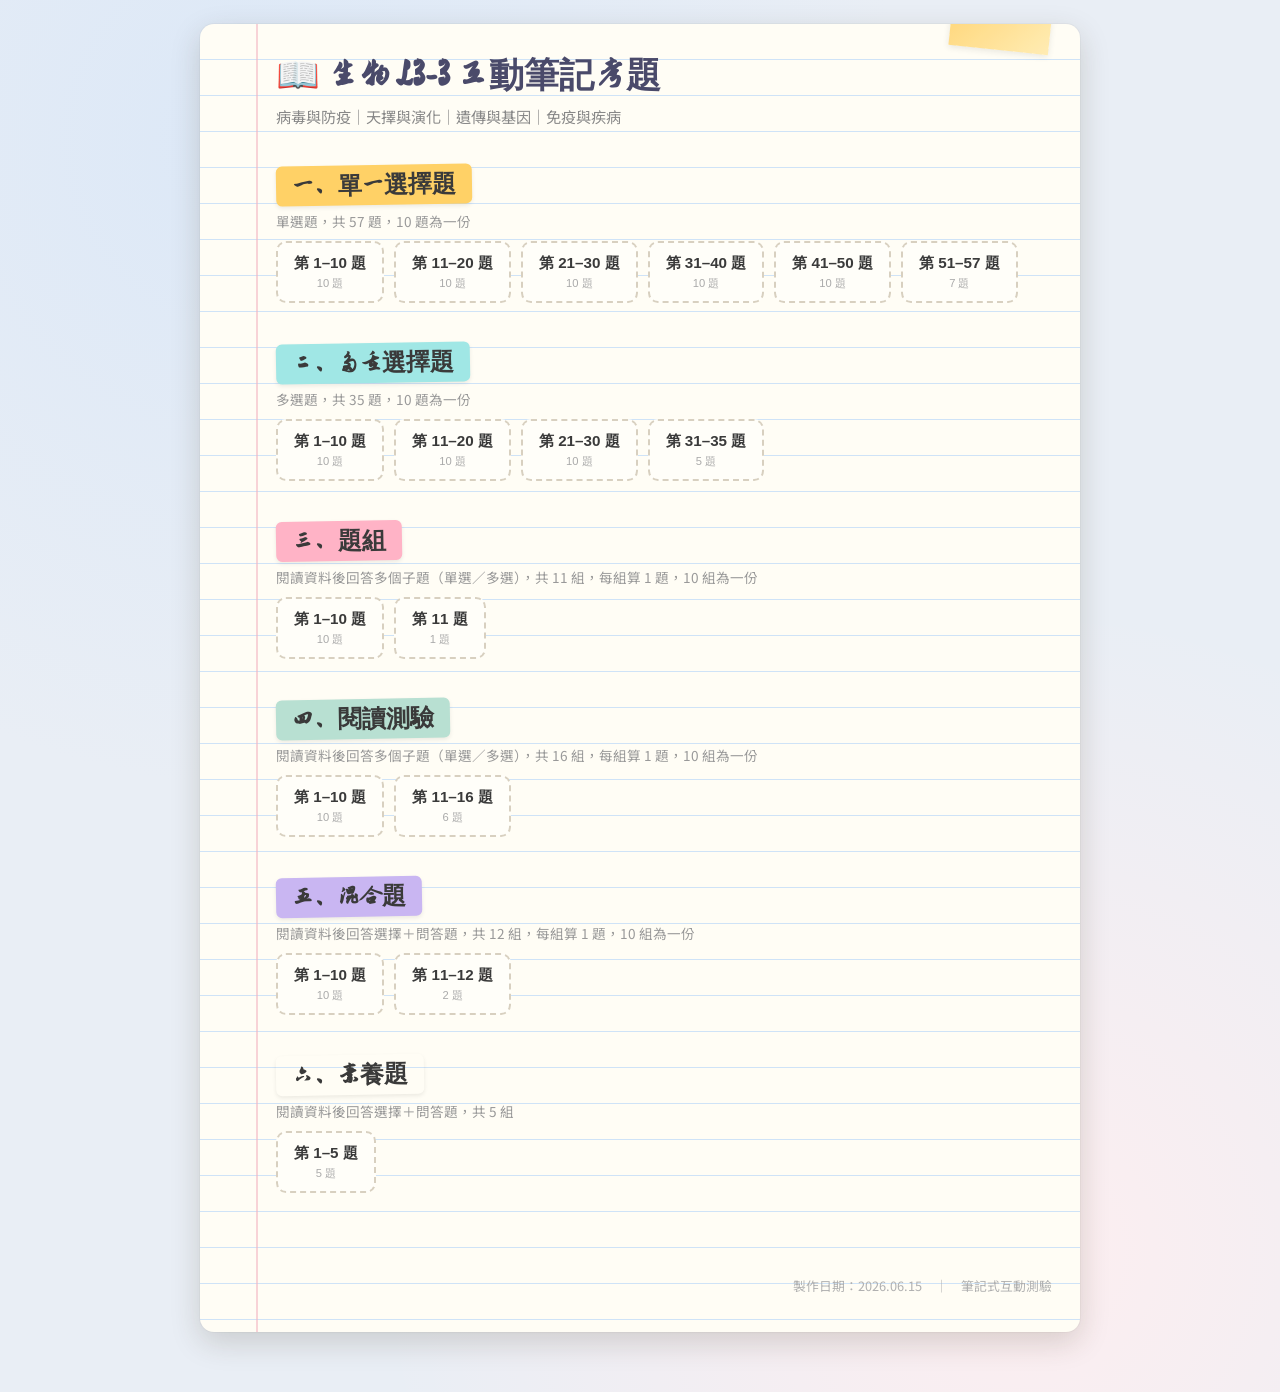
<file: bio-l3-3/index.html>
<!DOCTYPE html>
<html lang="zh-Hant">
<head>
<meta charset="UTF-8">
<meta name="viewport" content="width=device-width, initial-scale=1.0">
<title>生物 L3-3 互動筆記考題</title>
<link rel="preconnect" href="https://fonts.googleapis.com">
<link rel="preconnect" href="https://fonts.gstatic.com" crossorigin>
<link href="https://fonts.googleapis.com/css2?family=Zhi+Mang+Xing&family=Noto+Sans+TC:wght@400;500;700;900&display=swap" rel="stylesheet">
<link rel="stylesheet" href="style.css">
</head>
<body>
<div class="notebook">
  <header class="notebook-header">
    <div class="cover-tape"></div>
    <h1>📖 生物 L3-3 互動筆記考題</h1>
    <p class="subtitle">病毒與防疫｜天擇與演化｜遺傳與基因｜免疫與疾病</p>
  </header>

  <main id="app"></main>

  <footer class="notebook-footer">
    <p>製作日期：2026.06.15　｜　筆記式互動測驗</p>
  </footer>
</div>

<script src="data.js"></script>
<script src="app.js"></script>
</body>
</html>
</file>
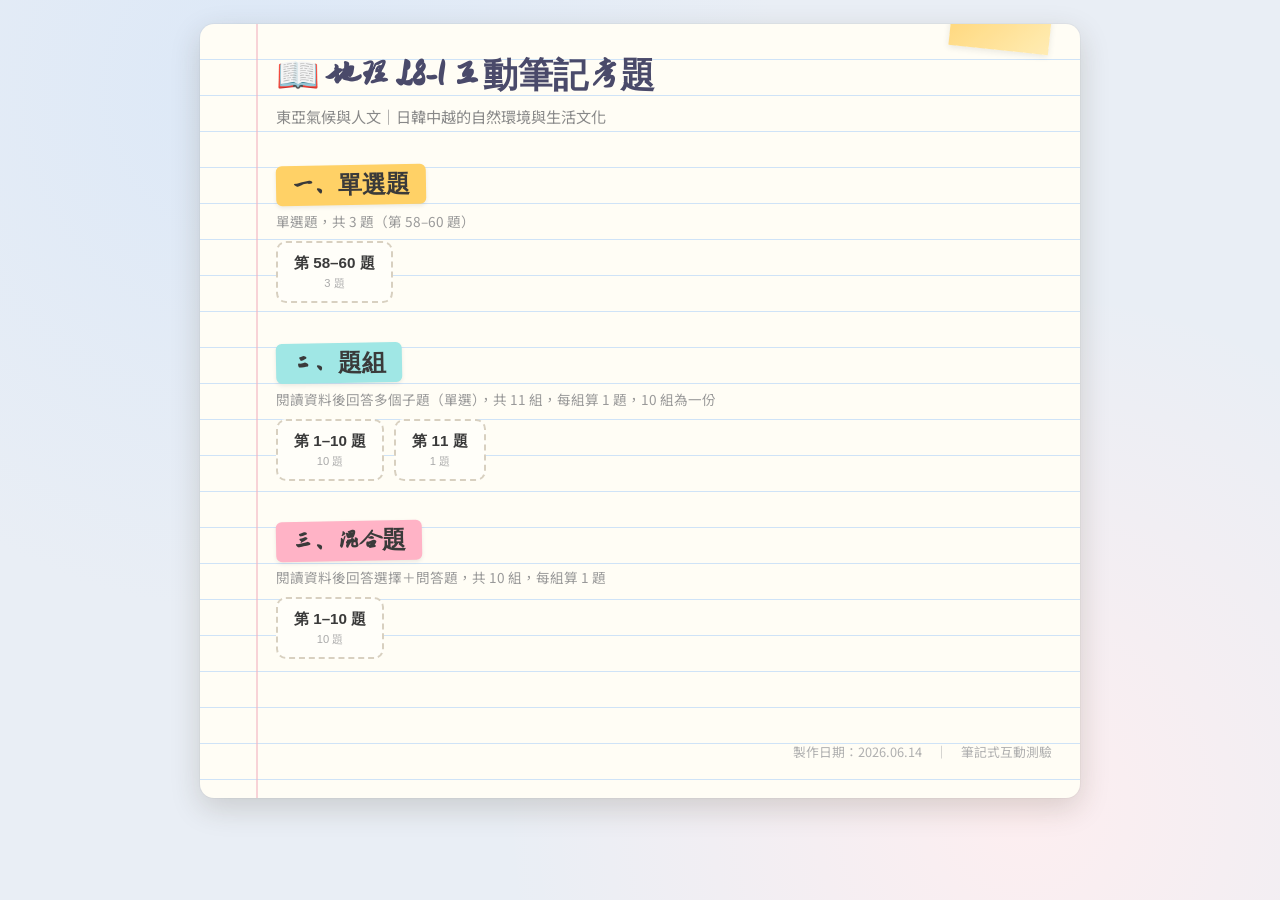
<file: geo-l8-1/index.html>
<!DOCTYPE html>
<html lang="zh-Hant">
<head>
<meta charset="UTF-8">
<meta name="viewport" content="width=device-width, initial-scale=1.0">
<title>地理 L8-1 互動筆記考題</title>
<link rel="preconnect" href="https://fonts.googleapis.com">
<link rel="preconnect" href="https://fonts.gstatic.com" crossorigin>
<link href="https://fonts.googleapis.com/css2?family=Zhi+Mang+Xing&family=Noto+Sans+TC:wght@400;500;700;900&display=swap" rel="stylesheet">
<link rel="stylesheet" href="style.css">
</head>
<body>
<div class="notebook">
  <header class="notebook-header">
    <div class="cover-tape"></div>
    <h1>📖 地理 L8-1 互動筆記考題</h1>
    <p class="subtitle">東亞氣候與人文｜日韓中越的自然環境與生活文化</p>
  </header>

  <main id="app"></main>

  <footer class="notebook-footer">
    <p>製作日期：2026.06.14　｜　筆記式互動測驗</p>
  </footer>
</div>

<script src="data.js"></script>
<script src="app.js"></script>
</body>
</html>
</file>
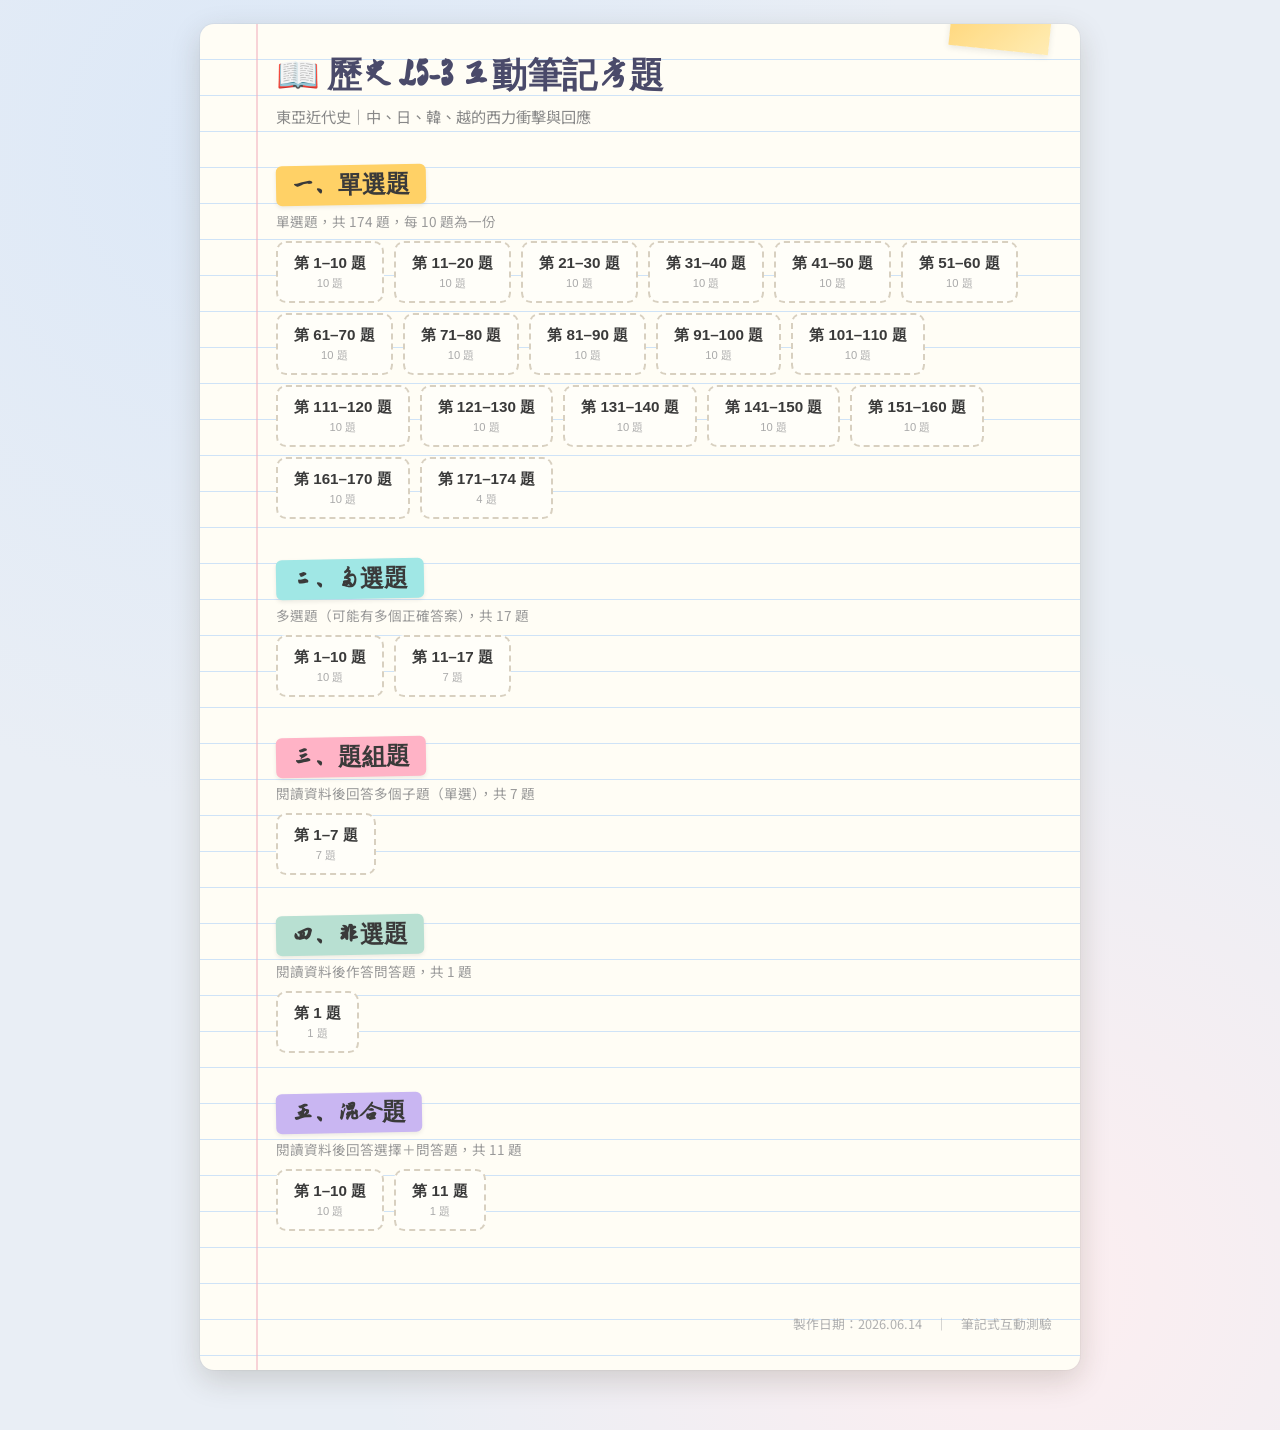
<file: quiz/index.html>
<!DOCTYPE html>
<html lang="zh-Hant">
<head>
<meta charset="UTF-8">
<meta name="viewport" content="width=device-width, initial-scale=1.0">
<title>歷史 L5-3 互動筆記考題</title>
<link rel="preconnect" href="https://fonts.googleapis.com">
<link rel="preconnect" href="https://fonts.gstatic.com" crossorigin>
<link href="https://fonts.googleapis.com/css2?family=Zhi+Mang+Xing&family=Noto+Sans+TC:wght@400;500;700;900&display=swap" rel="stylesheet">
<link rel="stylesheet" href="style.css">
</head>
<body>
<div class="notebook">
  <header class="notebook-header">
    <div class="cover-tape"></div>
    <h1>📖 歷史 L5-3 互動筆記考題</h1>
    <p class="subtitle">東亞近代史｜中、日、韓、越的西力衝擊與回應</p>
  </header>

  <main id="app"></main>

  <footer class="notebook-footer">
    <p>製作日期：2026.06.14　｜　筆記式互動測驗</p>
  </footer>
</div>

<script src="data.js"></script>
<script src="app.js"></script>
</body>
</html>
</file>
<file: bio-l3-3/style.css>
:root {
  --paper: #fffdf5;
  --line: #cfe3f7;
  --margin-line: #f4b8c4;
  --ink: #3a3a3a;
  --accent1: #ffd166; /* yellow highlighter */
  --accent2: #a0e7e5; /* mint */
  --accent3: #ffb3c6; /* pink */
  --accent4: #b8e0d2; /* sage */
  --accent5: #c9b6f2; /* lavender */
  --correct: #6fcf97;
  --wrong: #f4845f;
  --shadow: rgba(60, 50, 30, 0.18);
}

* { box-sizing: border-box; }

body {
  margin: 0;
  padding: 24px 12px 60px;
  font-family: 'Noto Sans TC', sans-serif;
  background: #e9eef5;
  background-image:
    radial-gradient(circle at 20% 10%, #dce8f7 0%, transparent 40%),
    radial-gradient(circle at 80% 90%, #fdeef0 0%, transparent 40%);
  color: var(--ink);
  min-height: 100vh;
}

.notebook {
  max-width: 880px;
  margin: 0 auto;
  background: var(--paper);
  border-radius: 14px;
  box-shadow: 0 10px 30px var(--shadow), 0 0 0 1px rgba(0,0,0,0.03);
  position: relative;
  overflow: hidden;
  background-image: repeating-linear-gradient(
    to bottom,
    transparent 0px,
    transparent 35px,
    var(--line) 35px,
    var(--line) 36px
  );
}

.notebook::before {
  content: "";
  position: absolute;
  top: 0; bottom: 0; left: 56px;
  width: 2px;
  background: var(--margin-line);
  opacity: 0.6;
  z-index: 0;
}

.notebook-header {
  position: relative;
  padding: 28px 28px 18px 76px;
  z-index: 1;
}

.cover-tape {
  position: absolute;
  top: -10px; right: 30px;
  width: 100px; height: 36px;
  background: linear-gradient(135deg, var(--accent1), #ffe9a8);
  opacity: 0.85;
  transform: rotate(6deg);
  box-shadow: 0 2px 6px rgba(0,0,0,0.1);
}

.notebook-header h1 {
  font-family: 'Zhi Mang Xing', cursive;
  font-size: 2.2rem;
  margin: 0 0 6px;
  color: #4a4a6a;
}

.subtitle {
  margin: 0;
  font-size: 0.95rem;
  color: #888;
}

main#app {
  position: relative;
  z-index: 1;
  padding: 8px 28px 28px 76px;
}

.notebook-footer {
  position: relative;
  z-index: 1;
  padding: 14px 28px 24px 76px;
  font-size: 0.8rem;
  color: #b0b0b0;
  text-align: right;
}

/* ===== Home Screen ===== */
.section-block {
  margin-bottom: 28px;
  padding-top: 12px;
}

.section-title {
  font-family: 'Zhi Mang Xing', cursive;
  font-size: 1.5rem;
  display: inline-block;
  padding: 4px 16px;
  border-radius: 6px;
  margin: 0 0 12px;
  transform: rotate(-1deg);
  box-shadow: 0 2px 4px rgba(0,0,0,0.08);
}

.section-block:nth-child(1) .section-title { background: var(--accent1); }
.section-block:nth-child(2) .section-title { background: var(--accent2); }
.section-block:nth-child(3) .section-title { background: var(--accent3); }
.section-block:nth-child(4) .section-title { background: var(--accent4); }
.section-block:nth-child(5) .section-title { background: var(--accent5); }

.section-desc {
  font-size: 0.85rem;
  color: #999;
  margin: -6px 0 10px;
}

.chip-grid {
  display: flex;
  flex-wrap: wrap;
  gap: 10px;
}

.chip {
  border: 2px dashed #d8d0c0;
  background: #fffef9;
  border-radius: 10px;
  padding: 10px 16px;
  cursor: pointer;
  font-size: 0.95rem;
  font-weight: 700;
  color: var(--ink);
  transition: transform 0.12s ease, box-shadow 0.12s ease, background 0.12s ease;
  text-align: center;
}

.chip:hover {
  transform: translateY(-3px) rotate(-1deg);
  box-shadow: 0 4px 10px var(--shadow);
  background: #fff8e8;
}

.chip .chip-sub {
  display: block;
  font-size: 0.7rem;
  font-weight: 400;
  color: #aaa;
  margin-top: 2px;
}

/* ===== Quiz Screen ===== */
.quiz-header {
  display: flex;
  align-items: center;
  justify-content: space-between;
  margin-bottom: 16px;
  flex-wrap: wrap;
  gap: 8px;
}

.back-btn, .nav-btn, .reveal-btn, .check-btn, .reset-btn {
  font-family: 'Noto Sans TC', sans-serif;
  border: none;
  border-radius: 8px;
  padding: 8px 16px;
  font-weight: 700;
  cursor: pointer;
  font-size: 0.9rem;
  transition: transform 0.1s ease, opacity 0.1s ease;
}

.back-btn { background: #eee; color: #555; }
.nav-btn { background: var(--accent5); color: #3a3a3a; }
.reveal-btn { background: var(--accent1); color: #5a4a00; }
.check-btn { background: var(--accent4); color: #1f4f3a; }
.reset-btn { background: #f1f1f1; color: #777; }

.back-btn:hover, .nav-btn:hover, .reveal-btn:hover, .check-btn:hover, .reset-btn:hover {
  transform: translateY(-2px);
}

.quiz-title {
  font-family: 'Zhi Mang Xing', cursive;
  font-size: 1.4rem;
  color: #4a4a6a;
}

.score-board {
  background: var(--accent2);
  border-radius: 10px;
  padding: 14px 18px;
  margin-bottom: 18px;
  font-weight: 700;
  text-align: center;
  font-size: 1.05rem;
  box-shadow: 0 2px 6px var(--shadow);
}

/* Question Card */
.qcard {
  background: #fffef9;
  border: 1px solid #ece3d0;
  border-radius: 12px;
  padding: 18px 20px;
  margin-bottom: 22px;
  box-shadow: 1px 3px 8px var(--shadow);
  position: relative;
}

.qcard::before {
  content: "";
  position: absolute;
  top: -8px; left: 18px;
  width: 50px; height: 18px;
  background: rgba(255, 209, 102, 0.6);
  transform: rotate(-3deg);
  border-radius: 2px;
}

.qnum {
  font-weight: 900;
  color: #6a5acd;
  margin-right: 6px;
}

.qstem {
  margin: 6px 0 14px;
  line-height: 1.85;
  font-size: 1rem;
  white-space: pre-wrap;
}

.passage-box {
  background: #f6f1e7;
  border-left: 4px solid var(--accent3);
  border-radius: 6px;
  padding: 12px 14px;
  margin: 8px 0 16px;
  font-size: 0.93rem;
  line-height: 1.8;
  white-space: pre-wrap;
  color: #555;
}

.figure-note {
  display: inline-block;
  background: #eee;
  border: 1px dashed #ccc;
  border-radius: 6px;
  padding: 2px 8px;
  font-size: 0.8rem;
  color: #999;
  margin: 4px 0;
}

.options {
  display: flex;
  flex-direction: column;
  gap: 8px;
  margin-bottom: 8px;
}

.option {
  display: flex;
  align-items: flex-start;
  gap: 10px;
  padding: 10px 14px;
  border: 2px solid #eee;
  border-radius: 8px;
  cursor: pointer;
  transition: background 0.12s ease, border-color 0.12s ease;
  line-height: 1.6;
}

.option:hover {
  border-color: var(--accent5);
  background: #faf8ff;
}

.option.selected {
  border-color: var(--accent5);
  background: #f1ecff;
}

.option.correct {
  border-color: var(--correct);
  background: #e6f7ec;
}

.option.wrong {
  border-color: var(--wrong);
  background: #fdece4;
}

.option.disabled {
  cursor: default;
}

.option-label {
  font-weight: 700;
  flex-shrink: 0;
  width: 22px;
  height: 22px;
  border-radius: 50%;
  border: 2px solid #ccc;
  display: flex;
  align-items: center;
  justify-content: center;
  font-size: 0.8rem;
}

.option.selected .option-label { background: var(--accent5); border-color: var(--accent5); }
.option.correct .option-label { background: var(--correct); border-color: var(--correct); color: #fff; }
.option.wrong .option-label { background: var(--wrong); border-color: var(--wrong); color: #fff; }

.subq-block {
  margin: 14px 0;
  padding-top: 10px;
  border-top: 1px dashed #eee;
}

.subq-label {
  font-weight: 900;
  color: #e08e45;
  margin-right: 4px;
}

textarea.answer-input {
  width: 100%;
  min-height: 70px;
  border: 2px solid #eee;
  border-radius: 8px;
  padding: 10px;
  font-family: 'Noto Sans TC', sans-serif;
  font-size: 0.95rem;
  resize: vertical;
  margin-top: 4px;
  background: #fffef9;
}

textarea.answer-input:focus {
  outline: none;
  border-color: var(--accent5);
}

.ref-answer {
  margin-top: 10px;
  background: #eaf6ec;
  border-left: 4px solid var(--correct);
  border-radius: 6px;
  padding: 10px 14px;
  font-size: 0.92rem;
  line-height: 1.75;
  white-space: pre-wrap;
}

.rubric {
  margin-top: 6px;
  font-size: 0.85rem;
  color: #888;
  white-space: pre-wrap;
  line-height: 1.7;
}

.explanation {
  margin-top: 12px;
  background: #fff7e0;
  border-left: 4px solid var(--accent1);
  border-radius: 6px;
  padding: 10px 14px;
  font-size: 0.9rem;
  line-height: 1.8;
  white-space: pre-wrap;
  color: #6b5d33;
  display: none;
}

.explanation.show { display: block; }

.qcard-actions {
  display: flex;
  gap: 10px;
  flex-wrap: wrap;
  margin-top: 10px;
}

.feedback-icon {
  font-weight: 900;
  margin-left: 6px;
}

.feedback-icon.correct { color: var(--correct); }
.feedback-icon.wrong { color: var(--wrong); }

.bottom-nav {
  display: flex;
  justify-content: space-between;
  margin-top: 20px;
}

@media (max-width: 600px) {
  .notebook::before { left: 36px; }
  .notebook-header, main#app, .notebook-footer { padding-left: 46px; }
  .notebook-header h1 { font-size: 1.6rem; }
}
</file>
<file: geo-l8-1/style.css>
:root {
  --paper: #fffdf5;
  --line: #cfe3f7;
  --margin-line: #f4b8c4;
  --ink: #3a3a3a;
  --accent1: #ffd166; /* yellow highlighter */
  --accent2: #a0e7e5; /* mint */
  --accent3: #ffb3c6; /* pink */
  --accent4: #b8e0d2; /* sage */
  --accent5: #c9b6f2; /* lavender */
  --correct: #6fcf97;
  --wrong: #f4845f;
  --shadow: rgba(60, 50, 30, 0.18);
}

* { box-sizing: border-box; }

body {
  margin: 0;
  padding: 24px 12px 60px;
  font-family: 'Noto Sans TC', sans-serif;
  background: #e9eef5;
  background-image:
    radial-gradient(circle at 20% 10%, #dce8f7 0%, transparent 40%),
    radial-gradient(circle at 80% 90%, #fdeef0 0%, transparent 40%);
  color: var(--ink);
  min-height: 100vh;
}

.notebook {
  max-width: 880px;
  margin: 0 auto;
  background: var(--paper);
  border-radius: 14px;
  box-shadow: 0 10px 30px var(--shadow), 0 0 0 1px rgba(0,0,0,0.03);
  position: relative;
  overflow: hidden;
  background-image: repeating-linear-gradient(
    to bottom,
    transparent 0px,
    transparent 35px,
    var(--line) 35px,
    var(--line) 36px
  );
}

.notebook::before {
  content: "";
  position: absolute;
  top: 0; bottom: 0; left: 56px;
  width: 2px;
  background: var(--margin-line);
  opacity: 0.6;
  z-index: 0;
}

.notebook-header {
  position: relative;
  padding: 28px 28px 18px 76px;
  z-index: 1;
}

.cover-tape {
  position: absolute;
  top: -10px; right: 30px;
  width: 100px; height: 36px;
  background: linear-gradient(135deg, var(--accent1), #ffe9a8);
  opacity: 0.85;
  transform: rotate(6deg);
  box-shadow: 0 2px 6px rgba(0,0,0,0.1);
}

.notebook-header h1 {
  font-family: 'Zhi Mang Xing', cursive;
  font-size: 2.2rem;
  margin: 0 0 6px;
  color: #4a4a6a;
}

.subtitle {
  margin: 0;
  font-size: 0.95rem;
  color: #888;
}

main#app {
  position: relative;
  z-index: 1;
  padding: 8px 28px 28px 76px;
}

.notebook-footer {
  position: relative;
  z-index: 1;
  padding: 14px 28px 24px 76px;
  font-size: 0.8rem;
  color: #b0b0b0;
  text-align: right;
}

/* ===== Home Screen ===== */
.section-block {
  margin-bottom: 28px;
  padding-top: 12px;
}

.section-title {
  font-family: 'Zhi Mang Xing', cursive;
  font-size: 1.5rem;
  display: inline-block;
  padding: 4px 16px;
  border-radius: 6px;
  margin: 0 0 12px;
  transform: rotate(-1deg);
  box-shadow: 0 2px 4px rgba(0,0,0,0.08);
}

.section-block:nth-child(1) .section-title { background: var(--accent1); }
.section-block:nth-child(2) .section-title { background: var(--accent2); }
.section-block:nth-child(3) .section-title { background: var(--accent3); }
.section-block:nth-child(4) .section-title { background: var(--accent4); }
.section-block:nth-child(5) .section-title { background: var(--accent5); }

.section-desc {
  font-size: 0.85rem;
  color: #999;
  margin: -6px 0 10px;
}

.chip-grid {
  display: flex;
  flex-wrap: wrap;
  gap: 10px;
}

.chip {
  border: 2px dashed #d8d0c0;
  background: #fffef9;
  border-radius: 10px;
  padding: 10px 16px;
  cursor: pointer;
  font-size: 0.95rem;
  font-weight: 700;
  color: var(--ink);
  transition: transform 0.12s ease, box-shadow 0.12s ease, background 0.12s ease;
  text-align: center;
}

.chip:hover {
  transform: translateY(-3px) rotate(-1deg);
  box-shadow: 0 4px 10px var(--shadow);
  background: #fff8e8;
}

.chip .chip-sub {
  display: block;
  font-size: 0.7rem;
  font-weight: 400;
  color: #aaa;
  margin-top: 2px;
}

/* ===== Quiz Screen ===== */
.quiz-header {
  display: flex;
  align-items: center;
  justify-content: space-between;
  margin-bottom: 16px;
  flex-wrap: wrap;
  gap: 8px;
}

.back-btn, .nav-btn, .reveal-btn, .check-btn, .reset-btn {
  font-family: 'Noto Sans TC', sans-serif;
  border: none;
  border-radius: 8px;
  padding: 8px 16px;
  font-weight: 700;
  cursor: pointer;
  font-size: 0.9rem;
  transition: transform 0.1s ease, opacity 0.1s ease;
}

.back-btn { background: #eee; color: #555; }
.nav-btn { background: var(--accent5); color: #3a3a3a; }
.reveal-btn { background: var(--accent1); color: #5a4a00; }
.check-btn { background: var(--accent4); color: #1f4f3a; }
.reset-btn { background: #f1f1f1; color: #777; }

.back-btn:hover, .nav-btn:hover, .reveal-btn:hover, .check-btn:hover, .reset-btn:hover {
  transform: translateY(-2px);
}

.quiz-title {
  font-family: 'Zhi Mang Xing', cursive;
  font-size: 1.4rem;
  color: #4a4a6a;
}

.score-board {
  background: var(--accent2);
  border-radius: 10px;
  padding: 14px 18px;
  margin-bottom: 18px;
  font-weight: 700;
  text-align: center;
  font-size: 1.05rem;
  box-shadow: 0 2px 6px var(--shadow);
}

/* Question Card */
.qcard {
  background: #fffef9;
  border: 1px solid #ece3d0;
  border-radius: 12px;
  padding: 18px 20px;
  margin-bottom: 22px;
  box-shadow: 1px 3px 8px var(--shadow);
  position: relative;
}

.qcard::before {
  content: "";
  position: absolute;
  top: -8px; left: 18px;
  width: 50px; height: 18px;
  background: rgba(255, 209, 102, 0.6);
  transform: rotate(-3deg);
  border-radius: 2px;
}

.qnum {
  font-weight: 900;
  color: #6a5acd;
  margin-right: 6px;
}

.qstem {
  margin: 6px 0 14px;
  line-height: 1.85;
  font-size: 1rem;
  white-space: pre-wrap;
}

.passage-box {
  background: #f6f1e7;
  border-left: 4px solid var(--accent3);
  border-radius: 6px;
  padding: 12px 14px;
  margin: 8px 0 16px;
  font-size: 0.93rem;
  line-height: 1.8;
  white-space: pre-wrap;
  color: #555;
}

.figure-note {
  display: inline-block;
  background: #eee;
  border: 1px dashed #ccc;
  border-radius: 6px;
  padding: 2px 8px;
  font-size: 0.8rem;
  color: #999;
  margin: 4px 0;
}

.options {
  display: flex;
  flex-direction: column;
  gap: 8px;
  margin-bottom: 8px;
}

.option {
  display: flex;
  align-items: flex-start;
  gap: 10px;
  padding: 10px 14px;
  border: 2px solid #eee;
  border-radius: 8px;
  cursor: pointer;
  transition: background 0.12s ease, border-color 0.12s ease;
  line-height: 1.6;
}

.option:hover {
  border-color: var(--accent5);
  background: #faf8ff;
}

.option.selected {
  border-color: var(--accent5);
  background: #f1ecff;
}

.option.correct {
  border-color: var(--correct);
  background: #e6f7ec;
}

.option.wrong {
  border-color: var(--wrong);
  background: #fdece4;
}

.option.disabled {
  cursor: default;
}

.option-label {
  font-weight: 700;
  flex-shrink: 0;
  width: 22px;
  height: 22px;
  border-radius: 50%;
  border: 2px solid #ccc;
  display: flex;
  align-items: center;
  justify-content: center;
  font-size: 0.8rem;
}

.option.selected .option-label { background: var(--accent5); border-color: var(--accent5); }
.option.correct .option-label { background: var(--correct); border-color: var(--correct); color: #fff; }
.option.wrong .option-label { background: var(--wrong); border-color: var(--wrong); color: #fff; }

.subq-block {
  margin: 14px 0;
  padding-top: 10px;
  border-top: 1px dashed #eee;
}

.subq-label {
  font-weight: 900;
  color: #e08e45;
  margin-right: 4px;
}

textarea.answer-input {
  width: 100%;
  min-height: 70px;
  border: 2px solid #eee;
  border-radius: 8px;
  padding: 10px;
  font-family: 'Noto Sans TC', sans-serif;
  font-size: 0.95rem;
  resize: vertical;
  margin-top: 4px;
  background: #fffef9;
}

textarea.answer-input:focus {
  outline: none;
  border-color: var(--accent5);
}

.ref-answer {
  margin-top: 10px;
  background: #eaf6ec;
  border-left: 4px solid var(--correct);
  border-radius: 6px;
  padding: 10px 14px;
  font-size: 0.92rem;
  line-height: 1.75;
  white-space: pre-wrap;
}

.rubric {
  margin-top: 6px;
  font-size: 0.85rem;
  color: #888;
  white-space: pre-wrap;
  line-height: 1.7;
}

.explanation {
  margin-top: 12px;
  background: #fff7e0;
  border-left: 4px solid var(--accent1);
  border-radius: 6px;
  padding: 10px 14px;
  font-size: 0.9rem;
  line-height: 1.8;
  white-space: pre-wrap;
  color: #6b5d33;
  display: none;
}

.explanation.show { display: block; }

.qcard-actions {
  display: flex;
  gap: 10px;
  flex-wrap: wrap;
  margin-top: 10px;
}

.feedback-icon {
  font-weight: 900;
  margin-left: 6px;
}

.feedback-icon.correct { color: var(--correct); }
.feedback-icon.wrong { color: var(--wrong); }

.bottom-nav {
  display: flex;
  justify-content: space-between;
  margin-top: 20px;
}

@media (max-width: 600px) {
  .notebook::before { left: 36px; }
  .notebook-header, main#app, .notebook-footer { padding-left: 46px; }
  .notebook-header h1 { font-size: 1.6rem; }
}
</file>
<file: quiz/style.css>
:root {
  --paper: #fffdf5;
  --line: #cfe3f7;
  --margin-line: #f4b8c4;
  --ink: #3a3a3a;
  --accent1: #ffd166; /* yellow highlighter */
  --accent2: #a0e7e5; /* mint */
  --accent3: #ffb3c6; /* pink */
  --accent4: #b8e0d2; /* sage */
  --accent5: #c9b6f2; /* lavender */
  --correct: #6fcf97;
  --wrong: #f4845f;
  --shadow: rgba(60, 50, 30, 0.18);
}

* { box-sizing: border-box; }

body {
  margin: 0;
  padding: 24px 12px 60px;
  font-family: 'Noto Sans TC', sans-serif;
  background: #e9eef5;
  background-image:
    radial-gradient(circle at 20% 10%, #dce8f7 0%, transparent 40%),
    radial-gradient(circle at 80% 90%, #fdeef0 0%, transparent 40%);
  color: var(--ink);
  min-height: 100vh;
}

.notebook {
  max-width: 880px;
  margin: 0 auto;
  background: var(--paper);
  border-radius: 14px;
  box-shadow: 0 10px 30px var(--shadow), 0 0 0 1px rgba(0,0,0,0.03);
  position: relative;
  overflow: hidden;
  background-image: repeating-linear-gradient(
    to bottom,
    transparent 0px,
    transparent 35px,
    var(--line) 35px,
    var(--line) 36px
  );
}

.notebook::before {
  content: "";
  position: absolute;
  top: 0; bottom: 0; left: 56px;
  width: 2px;
  background: var(--margin-line);
  opacity: 0.6;
  z-index: 0;
}

.notebook-header {
  position: relative;
  padding: 28px 28px 18px 76px;
  z-index: 1;
}

.cover-tape {
  position: absolute;
  top: -10px; right: 30px;
  width: 100px; height: 36px;
  background: linear-gradient(135deg, var(--accent1), #ffe9a8);
  opacity: 0.85;
  transform: rotate(6deg);
  box-shadow: 0 2px 6px rgba(0,0,0,0.1);
}

.notebook-header h1 {
  font-family: 'Zhi Mang Xing', cursive;
  font-size: 2.2rem;
  margin: 0 0 6px;
  color: #4a4a6a;
}

.subtitle {
  margin: 0;
  font-size: 0.95rem;
  color: #888;
}

main#app {
  position: relative;
  z-index: 1;
  padding: 8px 28px 28px 76px;
}

.notebook-footer {
  position: relative;
  z-index: 1;
  padding: 14px 28px 24px 76px;
  font-size: 0.8rem;
  color: #b0b0b0;
  text-align: right;
}

/* ===== Home Screen ===== */
.section-block {
  margin-bottom: 28px;
  padding-top: 12px;
}

.section-title {
  font-family: 'Zhi Mang Xing', cursive;
  font-size: 1.5rem;
  display: inline-block;
  padding: 4px 16px;
  border-radius: 6px;
  margin: 0 0 12px;
  transform: rotate(-1deg);
  box-shadow: 0 2px 4px rgba(0,0,0,0.08);
}

.section-block:nth-child(1) .section-title { background: var(--accent1); }
.section-block:nth-child(2) .section-title { background: var(--accent2); }
.section-block:nth-child(3) .section-title { background: var(--accent3); }
.section-block:nth-child(4) .section-title { background: var(--accent4); }
.section-block:nth-child(5) .section-title { background: var(--accent5); }

.section-desc {
  font-size: 0.85rem;
  color: #999;
  margin: -6px 0 10px;
}

.chip-grid {
  display: flex;
  flex-wrap: wrap;
  gap: 10px;
}

.chip {
  border: 2px dashed #d8d0c0;
  background: #fffef9;
  border-radius: 10px;
  padding: 10px 16px;
  cursor: pointer;
  font-size: 0.95rem;
  font-weight: 700;
  color: var(--ink);
  transition: transform 0.12s ease, box-shadow 0.12s ease, background 0.12s ease;
  text-align: center;
}

.chip:hover {
  transform: translateY(-3px) rotate(-1deg);
  box-shadow: 0 4px 10px var(--shadow);
  background: #fff8e8;
}

.chip .chip-sub {
  display: block;
  font-size: 0.7rem;
  font-weight: 400;
  color: #aaa;
  margin-top: 2px;
}

/* ===== Quiz Screen ===== */
.quiz-header {
  display: flex;
  align-items: center;
  justify-content: space-between;
  margin-bottom: 16px;
  flex-wrap: wrap;
  gap: 8px;
}

.back-btn, .nav-btn, .reveal-btn, .check-btn, .reset-btn {
  font-family: 'Noto Sans TC', sans-serif;
  border: none;
  border-radius: 8px;
  padding: 8px 16px;
  font-weight: 700;
  cursor: pointer;
  font-size: 0.9rem;
  transition: transform 0.1s ease, opacity 0.1s ease;
}

.back-btn { background: #eee; color: #555; }
.nav-btn { background: var(--accent5); color: #3a3a3a; }
.reveal-btn { background: var(--accent1); color: #5a4a00; }
.check-btn { background: var(--accent4); color: #1f4f3a; }
.reset-btn { background: #f1f1f1; color: #777; }

.back-btn:hover, .nav-btn:hover, .reveal-btn:hover, .check-btn:hover, .reset-btn:hover {
  transform: translateY(-2px);
}

.quiz-title {
  font-family: 'Zhi Mang Xing', cursive;
  font-size: 1.4rem;
  color: #4a4a6a;
}

.score-board {
  background: var(--accent2);
  border-radius: 10px;
  padding: 14px 18px;
  margin-bottom: 18px;
  font-weight: 700;
  text-align: center;
  font-size: 1.05rem;
  box-shadow: 0 2px 6px var(--shadow);
}

/* Question Card */
.qcard {
  background: #fffef9;
  border: 1px solid #ece3d0;
  border-radius: 12px;
  padding: 18px 20px;
  margin-bottom: 22px;
  box-shadow: 1px 3px 8px var(--shadow);
  position: relative;
}

.qcard::before {
  content: "";
  position: absolute;
  top: -8px; left: 18px;
  width: 50px; height: 18px;
  background: rgba(255, 209, 102, 0.6);
  transform: rotate(-3deg);
  border-radius: 2px;
}

.qnum {
  font-weight: 900;
  color: #6a5acd;
  margin-right: 6px;
}

.qstem {
  margin: 6px 0 14px;
  line-height: 1.85;
  font-size: 1rem;
  white-space: pre-wrap;
}

.passage-box {
  background: #f6f1e7;
  border-left: 4px solid var(--accent3);
  border-radius: 6px;
  padding: 12px 14px;
  margin: 8px 0 16px;
  font-size: 0.93rem;
  line-height: 1.8;
  white-space: pre-wrap;
  color: #555;
}

.figure-note {
  display: inline-block;
  background: #eee;
  border: 1px dashed #ccc;
  border-radius: 6px;
  padding: 2px 8px;
  font-size: 0.8rem;
  color: #999;
  margin: 4px 0;
}

.options {
  display: flex;
  flex-direction: column;
  gap: 8px;
  margin-bottom: 8px;
}

.option {
  display: flex;
  align-items: flex-start;
  gap: 10px;
  padding: 10px 14px;
  border: 2px solid #eee;
  border-radius: 8px;
  cursor: pointer;
  transition: background 0.12s ease, border-color 0.12s ease;
  line-height: 1.6;
}

.option:hover {
  border-color: var(--accent5);
  background: #faf8ff;
}

.option.selected {
  border-color: var(--accent5);
  background: #f1ecff;
}

.option.correct {
  border-color: var(--correct);
  background: #e6f7ec;
}

.option.wrong {
  border-color: var(--wrong);
  background: #fdece4;
}

.option.disabled {
  cursor: default;
}

.option-label {
  font-weight: 700;
  flex-shrink: 0;
  width: 22px;
  height: 22px;
  border-radius: 50%;
  border: 2px solid #ccc;
  display: flex;
  align-items: center;
  justify-content: center;
  font-size: 0.8rem;
}

.option.selected .option-label { background: var(--accent5); border-color: var(--accent5); }
.option.correct .option-label { background: var(--correct); border-color: var(--correct); color: #fff; }
.option.wrong .option-label { background: var(--wrong); border-color: var(--wrong); color: #fff; }

.subq-block {
  margin: 14px 0;
  padding-top: 10px;
  border-top: 1px dashed #eee;
}

.subq-label {
  font-weight: 900;
  color: #e08e45;
  margin-right: 4px;
}

textarea.answer-input {
  width: 100%;
  min-height: 70px;
  border: 2px solid #eee;
  border-radius: 8px;
  padding: 10px;
  font-family: 'Noto Sans TC', sans-serif;
  font-size: 0.95rem;
  resize: vertical;
  margin-top: 4px;
  background: #fffef9;
}

textarea.answer-input:focus {
  outline: none;
  border-color: var(--accent5);
}

.ref-answer {
  margin-top: 10px;
  background: #eaf6ec;
  border-left: 4px solid var(--correct);
  border-radius: 6px;
  padding: 10px 14px;
  font-size: 0.92rem;
  line-height: 1.75;
  white-space: pre-wrap;
}

.rubric {
  margin-top: 6px;
  font-size: 0.85rem;
  color: #888;
  white-space: pre-wrap;
  line-height: 1.7;
}

.explanation {
  margin-top: 12px;
  background: #fff7e0;
  border-left: 4px solid var(--accent1);
  border-radius: 6px;
  padding: 10px 14px;
  font-size: 0.9rem;
  line-height: 1.8;
  white-space: pre-wrap;
  color: #6b5d33;
  display: none;
}

.explanation.show { display: block; }

.qcard-actions {
  display: flex;
  gap: 10px;
  flex-wrap: wrap;
  margin-top: 10px;
}

.feedback-icon {
  font-weight: 900;
  margin-left: 6px;
}

.feedback-icon.correct { color: var(--correct); }
.feedback-icon.wrong { color: var(--wrong); }

.bottom-nav {
  display: flex;
  justify-content: space-between;
  margin-top: 20px;
}

@media (max-width: 600px) {
  .notebook::before { left: 36px; }
  .notebook-header, main#app, .notebook-footer { padding-left: 46px; }
  .notebook-header h1 { font-size: 1.6rem; }
}
</file>
